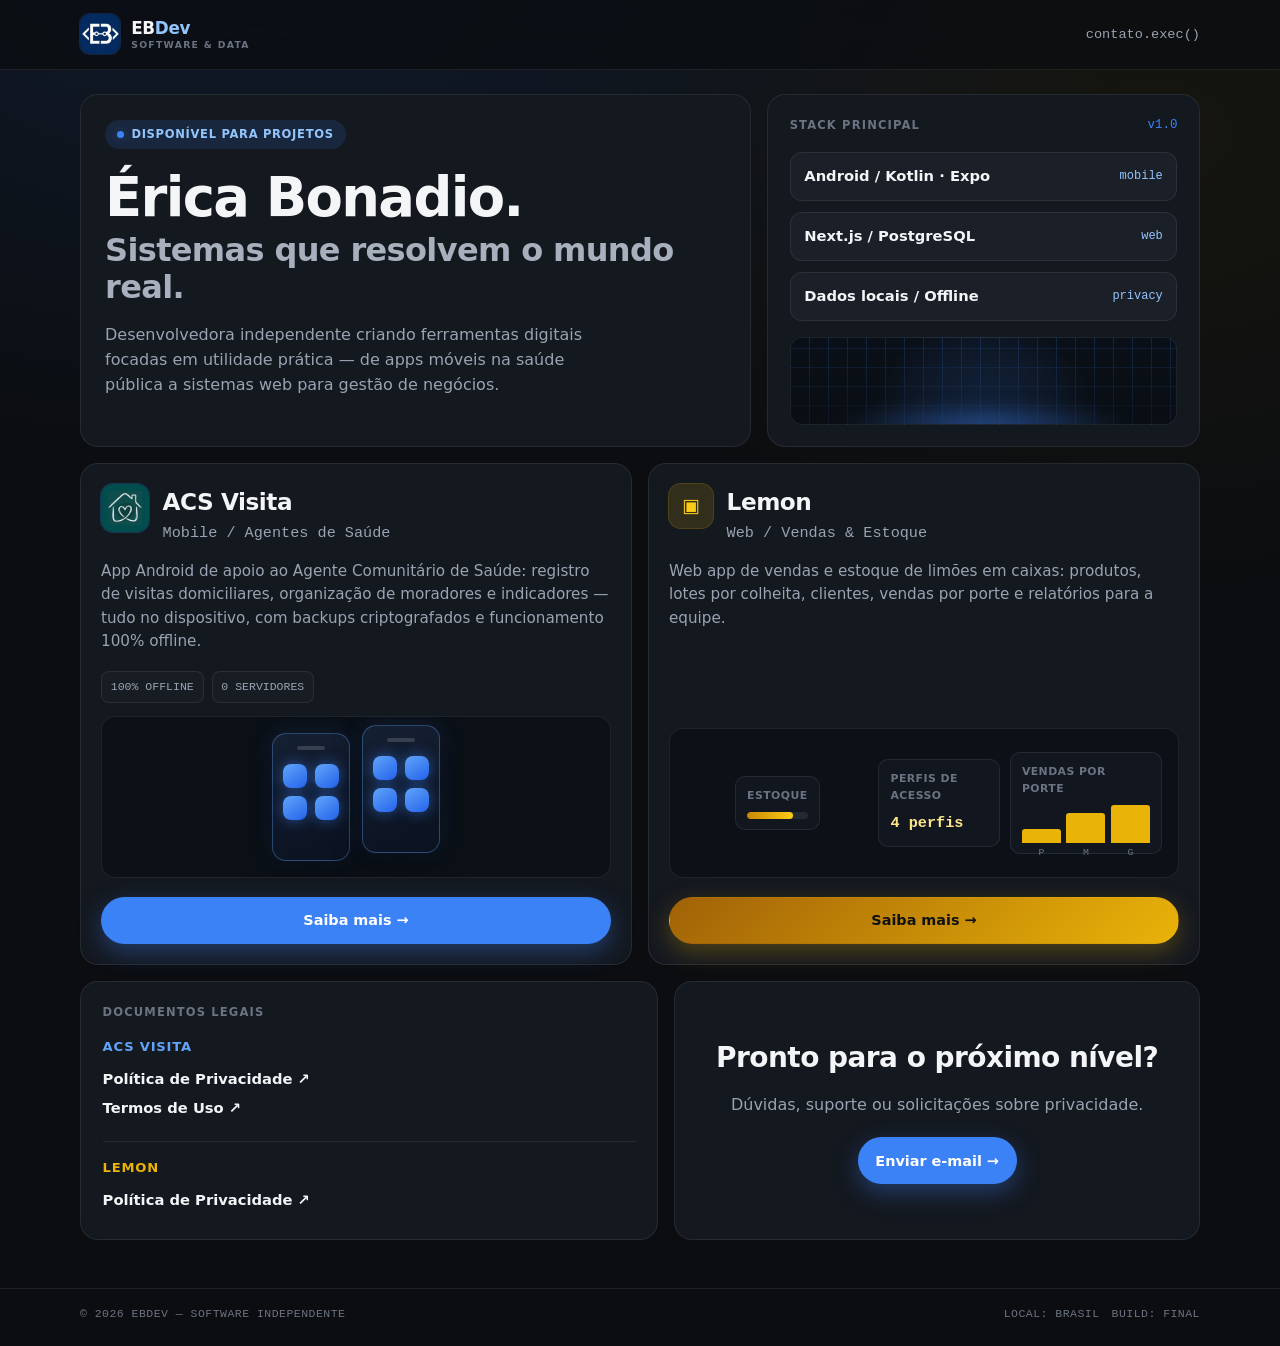
<file: index.html>
<!DOCTYPE html>
<html lang="pt-BR">
<head>
  <meta charset="UTF-8">
  <meta name="viewport" content="width=device-width, initial-scale=1.0">
  <meta name="description" content="EBDev — Érica Bonadio. Sistemas digitais para saúde pública e gestão de negócios. ACS Visita e Lemon.">
  <title>EBDev | Desenvolvimento de Software</title>
  <link rel="icon" href="assets/favicon.png" type="image/png">
  <link rel="stylesheet" href="styles.css">
</head>
<body>
  <header class="site-header">
    <div class="container">
      <a href="index.html" class="brand">
        <img src="assets/logo-icon.png" alt="EBDev" width="40" height="40">
        <span class="brand-text">
          <span class="brand-word">EB<span>Dev</span></span>
          <span class="brand-tag">Software &amp; Data</span>
        </span>
      </a>
      <a class="contact-exec" href="mailto:ericacbonadio@gmail.com">contato.exec()</a>
    </div>
  </header>

  <main class="container home">
    <section class="hero-grid" aria-label="Apresentação">
      <article class="panel hero-main">
        <span class="status-pill">Disponível para projetos</span>
        <h1 class="hero-title">Érica Bonadio.</h1>
        <p class="hero-subtitle">Sistemas que resolvem o mundo real.</p>
        <p class="hero-lead">
          Desenvolvedora independente criando ferramentas digitais focadas em
          utilidade prática — de apps móveis na saúde pública a sistemas web
          para gestão de negócios.
        </p>
      </article>

      <aside class="panel stack-panel">
        <div class="stack-head">
          <h2>Stack principal</h2>
          <span class="stack-ver">v1.0</span>
        </div>
        <ul class="stack-list">
          <li class="stack-item">
            <span>Android / Kotlin · Expo</span>
            <em>mobile</em>
          </li>
          <li class="stack-item">
            <span>Next.js / PostgreSQL</span>
            <em>web</em>
          </li>
          <li class="stack-item">
            <span>Dados locais / Offline</span>
            <em>privacy</em>
          </li>
        </ul>
        <div class="stack-visual" aria-hidden="true"></div>
      </aside>
    </section>

    <section class="projects-grid" aria-label="Apps">
      <article class="panel project-card" id="acs-visita">
        <div class="project-top">
          <img class="project-logo" src="assets/acs-visita-logo.png" alt="Logo ACS Visita" width="48" height="48">
          <div>
            <h2>ACS Visita</h2>
            <p class="project-meta project-meta--acs">Mobile / Agentes de Saúde</p>
          </div>
        </div>
        <p>
          App Android de apoio ao Agente Comunitário de Saúde: registro de visitas
          domiciliares, organização de moradores e indicadores — tudo no dispositivo,
          com backups criptografados e funcionamento 100% offline.
        </p>
        <div class="project-stats">
          <span class="stat-chip">100% OFFLINE</span>
          <span class="stat-chip">0 SERVIDORES</span>
        </div>
        <div class="project-media" aria-hidden="true">
          <div class="phones">
            <div class="phone"><div class="phone-dots"><span></span><span></span><span></span><span></span></div></div>
            <div class="phone"><div class="phone-dots"><span></span><span></span><span></span><span></span></div></div>
          </div>
        </div>
        <a class="btn btn-primary" href="acs-visita/">Saiba mais →</a>
      </article>

      <article class="panel project-card" id="lemon">
        <div class="project-top">
          <div class="project-icon project-icon--lemon" aria-hidden="true">▣</div>
          <div>
            <h2>Lemon</h2>
            <p class="project-meta project-meta--lemon">Web / Vendas &amp; Estoque</p>
          </div>
        </div>
        <p>
          Web app de vendas e estoque de limões em caixas: produtos, lotes por colheita,
          clientes, vendas por porte e relatórios para a equipe.
        </p>
        <div class="project-media lemon-widgets" aria-hidden="true">
          <div class="widget">
            <strong>Estoque</strong>
            <div class="bar"><i></i></div>
          </div>
          <div class="widget">
            <strong>Perfis de acesso</strong>
            <div class="widget-value">4 perfis</div>
          </div>
          <div class="widget">
            <strong>Vendas por porte</strong>
            <div class="mini-bars">
              <span data-label="P"></span>
              <span data-label="M"></span>
              <span data-label="G"></span>
            </div>
          </div>
        </div>
        <a class="btn btn-lemon" href="lemon/">Saiba mais →</a>
      </article>
    </section>

    <section class="bottom-grid" aria-label="Contato e documentos">
      <article class="panel legal-panel">
        <p class="section-label">Documentos legais</p>

        <div class="legal-block legal-block--acs">
          <h3>ACS Visita</h3>
          <p><a href="acs-visita/politica-privacidade.html">Política de Privacidade ↗</a></p>
          <p><a href="acs-visita/termos-de-uso.html">Termos de Uso ↗</a></p>
        </div>

        <div class="legal-block legal-block--lemon">
          <h3>Lemon</h3>
          <p><a href="lemon/politica-privacidade.html">Política de Privacidade ↗</a></p>
        </div>
      </article>

      <article class="panel cta-panel">
        <h2>Pronto para o próximo nível?</h2>
        <p>Dúvidas, suporte ou solicitações sobre privacidade.</p>
        <p>
          <a class="btn btn-primary" href="mailto:ericacbonadio@gmail.com">Enviar e-mail →</a>
        </p>
      </article>
    </section>
  </main>

  <footer class="site-footer">
    <div class="container footer-row">
      <p>© <span id="year"></span> EBDEV — SOFTWARE INDEPENDENTE</p>
      <p class="footer-meta">
        <span>LOCAL: BRASIL</span>
        <span>BUILD: FINAL</span>
      </p>
    </div>
  </footer>

  <script>
    document.getElementById('year').textContent = new Date().getFullYear();
  </script>
</body>
</html>
</file>
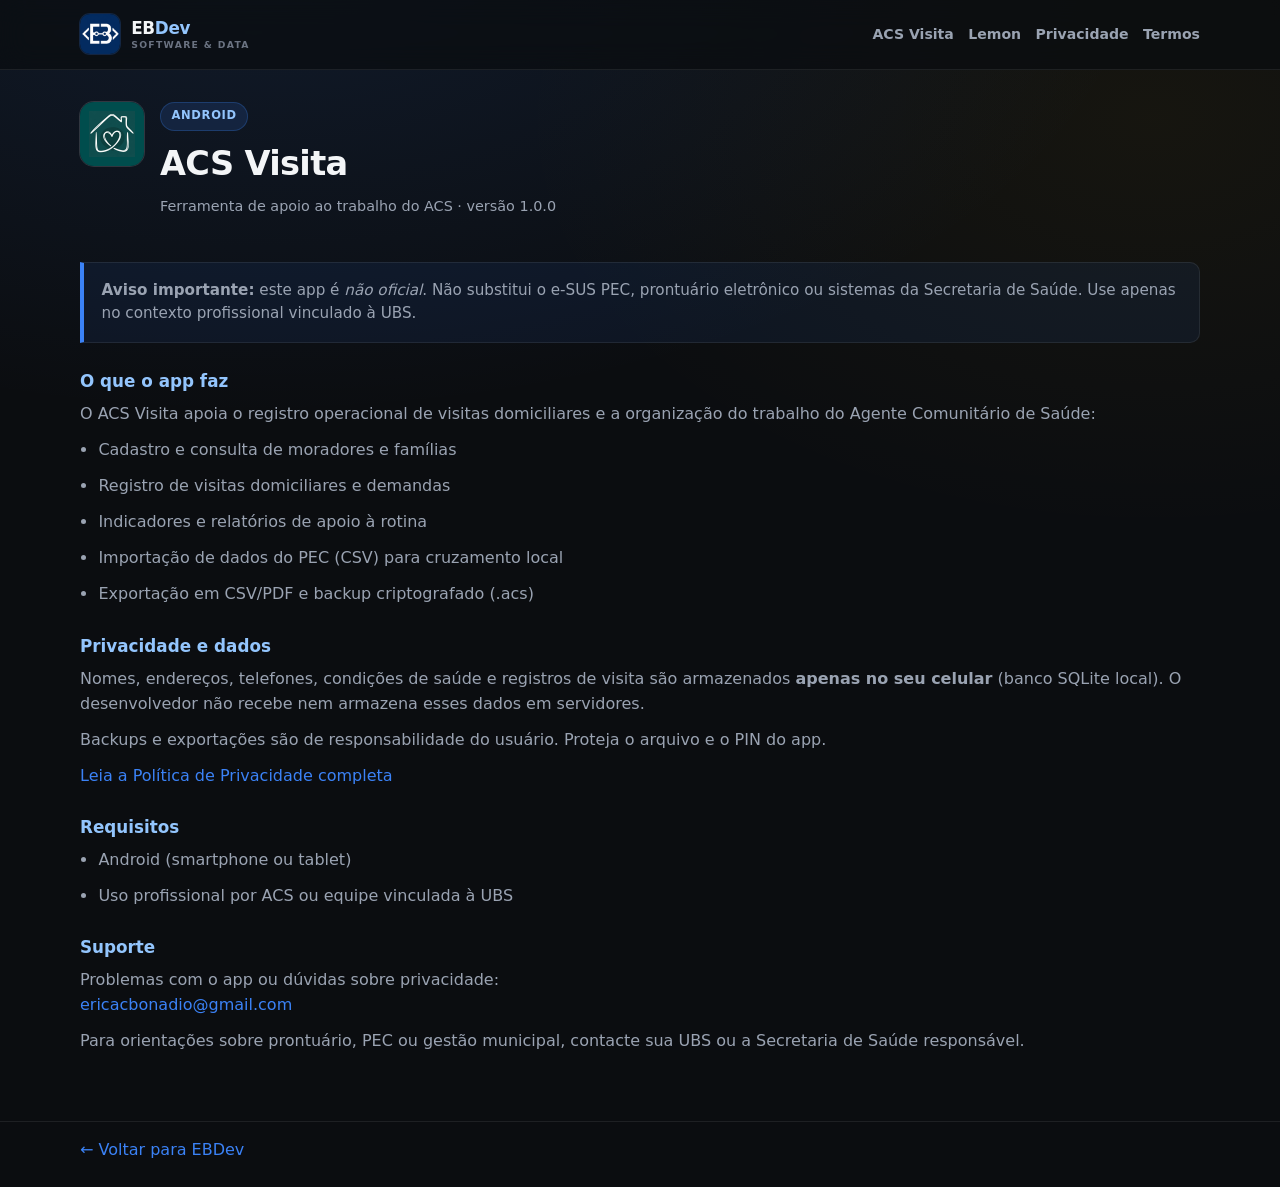
<file: acs-visita/index.html>
<!DOCTYPE html>
<html lang="pt-BR">
<head>
  <meta charset="UTF-8">
  <meta name="viewport" content="width=device-width, initial-scale=1.0">
  <meta name="description" content="ACS Visita — app de apoio para visitas domiciliares do Agente Comunitário de Saúde. Dados locais, sem nuvem.">
  <title>ACS Visita | EBDev</title>
  <link rel="icon" href="../assets/favicon.png" type="image/png">
  <link rel="stylesheet" href="../styles.css">
</head>
<body>
  <header class="site-header">
    <div class="container">
      <a href="../index.html" class="brand">
        <img src="../assets/logo-icon.png" alt="EBDev" width="40" height="40">
        <span class="brand-text">
          <span class="brand-word">EB<span>Dev</span></span>
          <span class="brand-tag">Software &amp; Data</span>
        </span>
      </a>
      <nav>
        <ul class="nav-links">
          <li><a href="index.html">ACS Visita</a></li>
          <li><a href="../lemon/">Lemon</a></li>
          <li><a href="politica-privacidade.html">Privacidade</a></li>
          <li><a href="termos-de-uso.html">Termos</a></li>
        </ul>
      </nav>
    </div>
  </header>

  <main class="container legal-page">
    <div class="app-page-head">
      <img class="app-page-logo" src="logo.png" alt="Logo ACS Visita" width="64" height="64">
      <div>
        <span class="badge">Android</span>
        <h1>ACS Visita</h1>
        <p class="updated">Ferramenta de apoio ao trabalho do ACS · versão 1.0.0</p>
      </div>
    </div>

    <div class="notice">
      <strong>Aviso importante:</strong> este app é <em>não oficial</em>. Não substitui
      o e-SUS PEC, prontuário eletrônico ou sistemas da Secretaria de Saúde.
      Use apenas no contexto profissional vinculado à UBS.
    </div>

    <h2>O que o app faz</h2>
    <p>
      O ACS Visita apoia o registro operacional de visitas domiciliares e a
      organização do trabalho do Agente Comunitário de Saúde:
    </p>
    <ul>
      <li>Cadastro e consulta de moradores e famílias</li>
      <li>Registro de visitas domiciliares e demandas</li>
      <li>Indicadores e relatórios de apoio à rotina</li>
      <li>Importação de dados do PEC (CSV) para cruzamento local</li>
      <li>Exportação em CSV/PDF e backup criptografado (.acs)</li>
    </ul>

    <h2>Privacidade e dados</h2>
    <p>
      Nomes, endereços, telefones, condições de saúde e registros de visita são
      armazenados <strong>apenas no seu celular</strong> (banco SQLite local).
      O desenvolvedor não recebe nem armazena esses dados em servidores.
    </p>
    <p>
      Backups e exportações são de responsabilidade do usuário. Proteja o arquivo
      e o PIN do app.
    </p>
    <p>
      <a href="politica-privacidade.html">Leia a Política de Privacidade completa</a>
    </p>

    <h2>Requisitos</h2>
    <ul>
      <li>Android (smartphone ou tablet)</li>
      <li>Uso profissional por ACS ou equipe vinculada à UBS</li>
    </ul>

    <h2>Suporte</h2>
    <p>
      Problemas com o app ou dúvidas sobre privacidade:<br>
      <a href="mailto:ericacbonadio@gmail.com">ericacbonadio@gmail.com</a>
    </p>
    <p>
      Para orientações sobre prontuário, PEC ou gestão municipal, contacte sua UBS
      ou a Secretaria de Saúde responsável.
    </p>
  </main>

  <footer class="site-footer">
    <div class="container">
      <p><a href="../index.html">← Voltar para EBDev</a></p>
    </div>
  </footer>
</body>
</html>
</file>
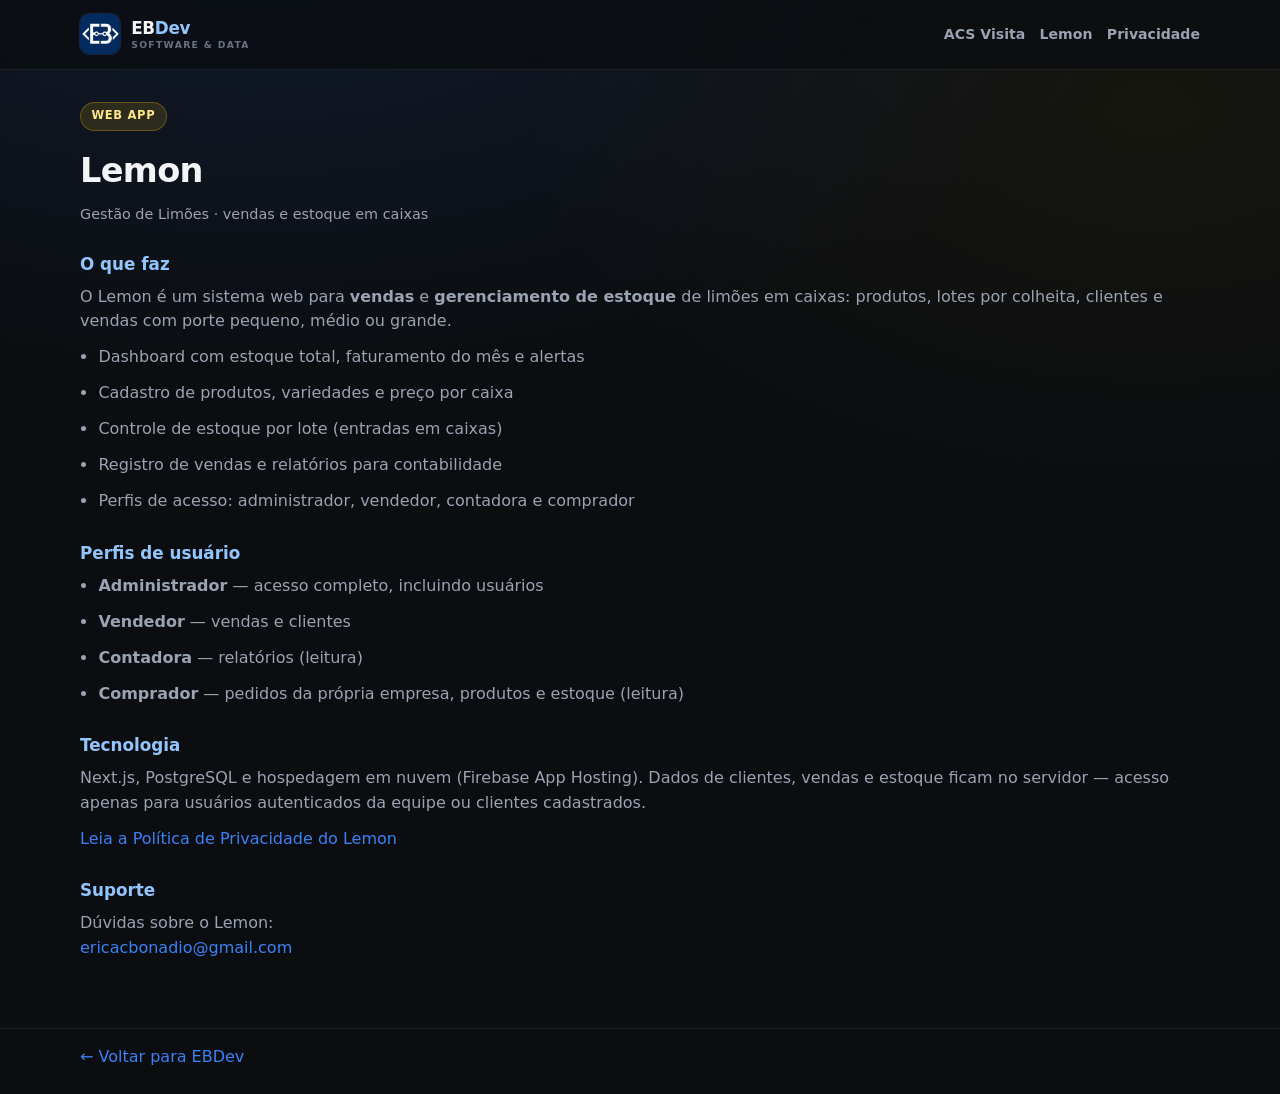
<file: lemon/index.html>
<!DOCTYPE html>
<html lang="pt-BR">
<head>
  <meta charset="UTF-8">
  <meta name="viewport" content="width=device-width, initial-scale=1.0">
  <meta name="description" content="Lemon — web app para gestão de vendas e estoque de limões em caixas.">
  <title>Lemon | EBDev</title>
  <link rel="icon" href="../assets/favicon.png" type="image/png">
  <link rel="stylesheet" href="../styles.css">
</head>
<body>
  <header class="site-header">
    <div class="container">
      <a href="../index.html" class="brand">
        <img src="../assets/logo-icon.png" alt="EBDev" width="40" height="40">
        <span class="brand-text">
          <span class="brand-word">EB<span>Dev</span></span>
          <span class="brand-tag">Software &amp; Data</span>
        </span>
      </a>
      <nav>
        <ul class="nav-links">
          <li><a href="../acs-visita/">ACS Visita</a></li>
          <li><a href="index.html">Lemon</a></li>
          <li><a href="politica-privacidade.html">Privacidade</a></li>
        </ul>
      </nav>
    </div>
  </header>

  <main class="container legal-page">
    <span class="badge badge--lemon">Web app</span>
    <h1>Lemon</h1>
    <p class="updated">Gestão de Limões · vendas e estoque em caixas</p>

    <h2>O que faz</h2>
    <p>
      O Lemon é um sistema web para <strong>vendas</strong> e <strong>gerenciamento de estoque</strong>
      de limões em caixas: produtos, lotes por colheita, clientes e vendas com porte
      pequeno, médio ou grande.
    </p>
    <ul>
      <li>Dashboard com estoque total, faturamento do mês e alertas</li>
      <li>Cadastro de produtos, variedades e preço por caixa</li>
      <li>Controle de estoque por lote (entradas em caixas)</li>
      <li>Registro de vendas e relatórios para contabilidade</li>
      <li>Perfis de acesso: administrador, vendedor, contadora e comprador</li>
    </ul>

    <h2>Perfis de usuário</h2>
    <ul>
      <li><strong>Administrador</strong> — acesso completo, incluindo usuários</li>
      <li><strong>Vendedor</strong> — vendas e clientes</li>
      <li><strong>Contadora</strong> — relatórios (leitura)</li>
      <li><strong>Comprador</strong> — pedidos da própria empresa, produtos e estoque (leitura)</li>
    </ul>

    <h2>Tecnologia</h2>
    <p>
      Next.js, PostgreSQL e hospedagem em nuvem (Firebase App Hosting).
      Dados de clientes, vendas e estoque ficam no servidor — acesso apenas
      para usuários autenticados da equipe ou clientes cadastrados.
    </p>

    <p>
      <a href="politica-privacidade.html">Leia a Política de Privacidade do Lemon</a>
    </p>

    <h2>Suporte</h2>
    <p>
      Dúvidas sobre o Lemon:<br>
      <a href="mailto:ericacbonadio@gmail.com">ericacbonadio@gmail.com</a>
    </p>
  </main>

  <footer class="site-footer">
    <div class="container">
      <p><a href="../index.html">← Voltar para EBDev</a></p>
    </div>
  </footer>
</body>
</html>
</file>
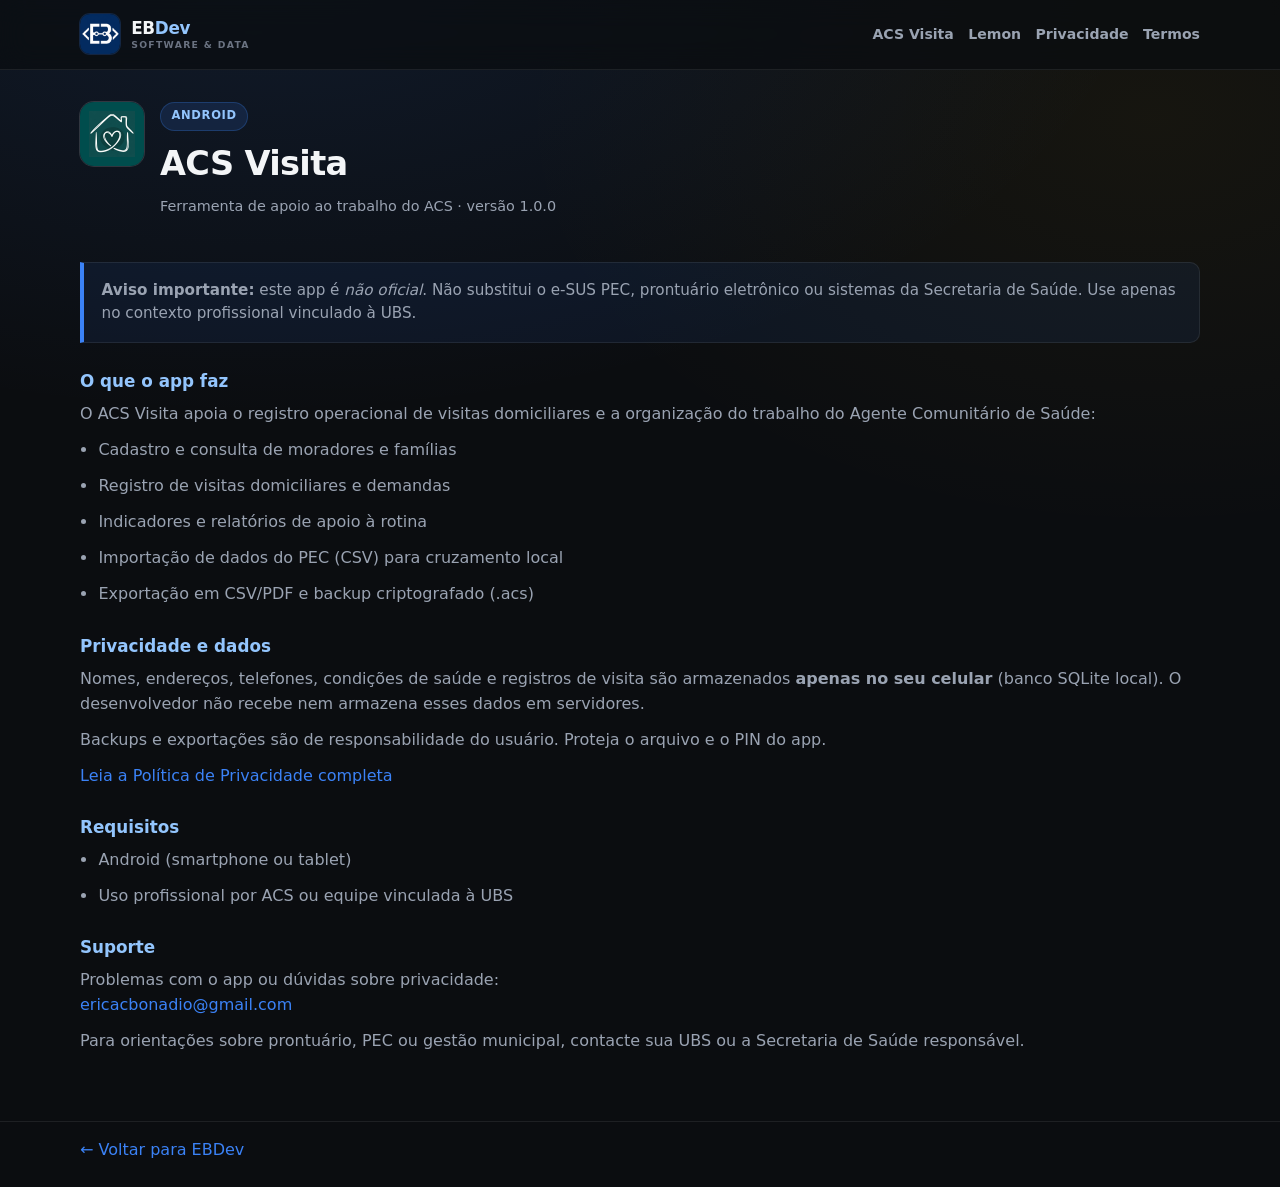
<file: acs-visita.html>
<!DOCTYPE html>
<html lang="pt-BR">
<head>
  <meta charset="UTF-8">
  <meta http-equiv="refresh" content="0; url=acs-visita/">
  <link rel="canonical" href="https://erica-bonadio.github.io/eb-dev/acs-visita/">
  <title>ACS Visita | EBDev</title>
</head>
<body>
  <p>Redirecionando… <a href="acs-visita/">ACS Visita | EBDev</a></p>
</body>
</html>
</file>
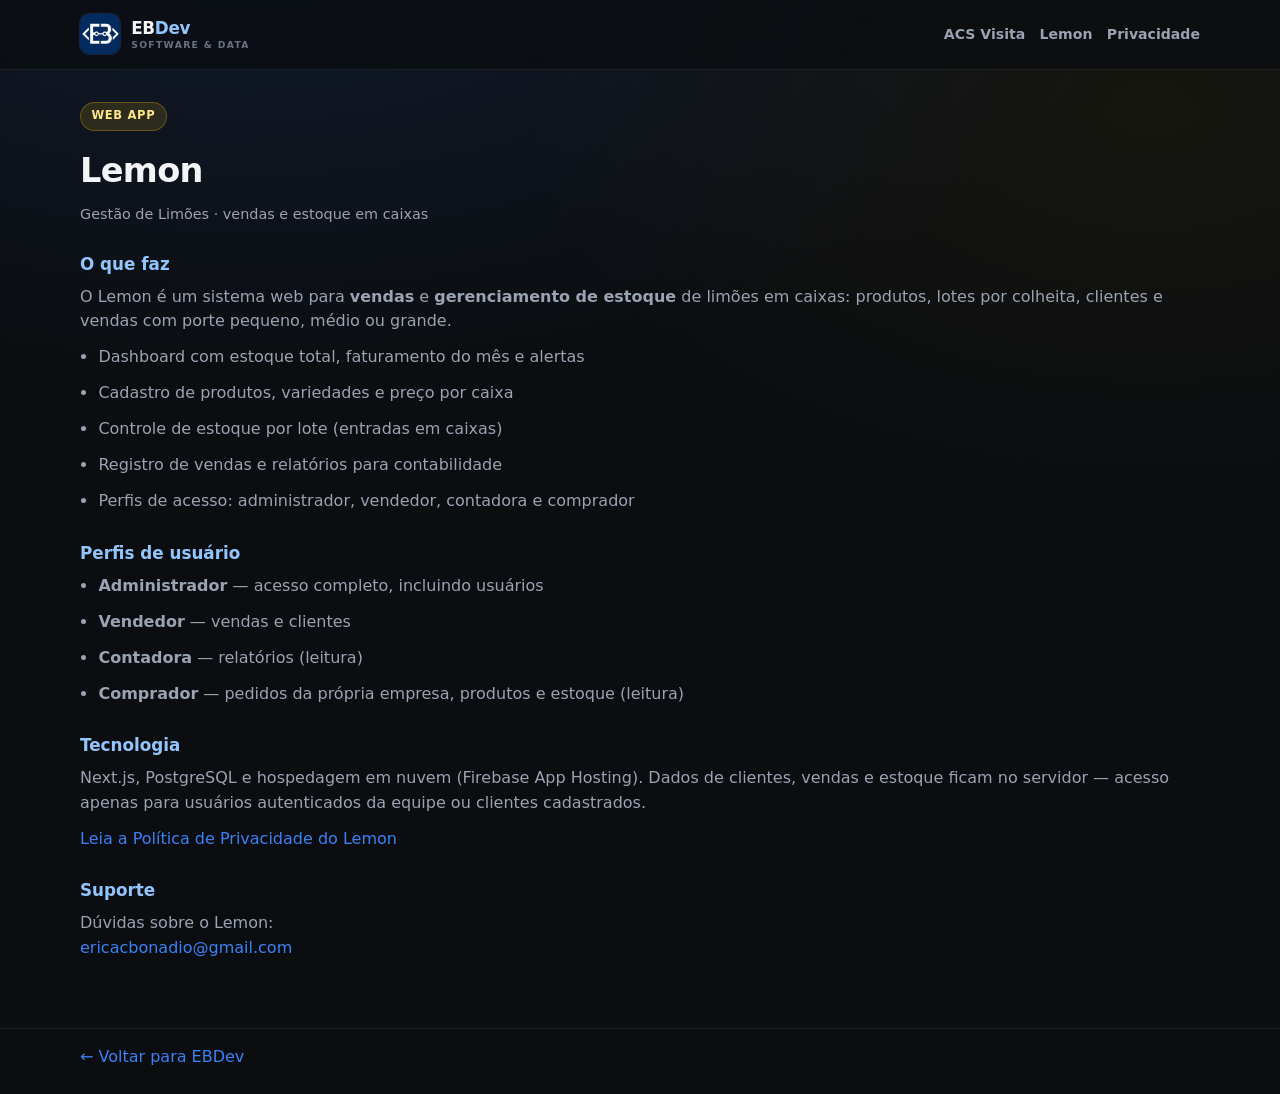
<file: lemon.html>
<!DOCTYPE html>
<html lang="pt-BR">
<head>
  <meta charset="UTF-8">
  <meta http-equiv="refresh" content="0; url=lemon/">
  <link rel="canonical" href="https://erica-bonadio.github.io/eb-dev/lemon/">
  <title>Lemon | EBDev</title>
</head>
<body>
  <p>Redirecionando… <a href="lemon/">Lemon | EBDev</a></p>
</body>
</html>
</file>
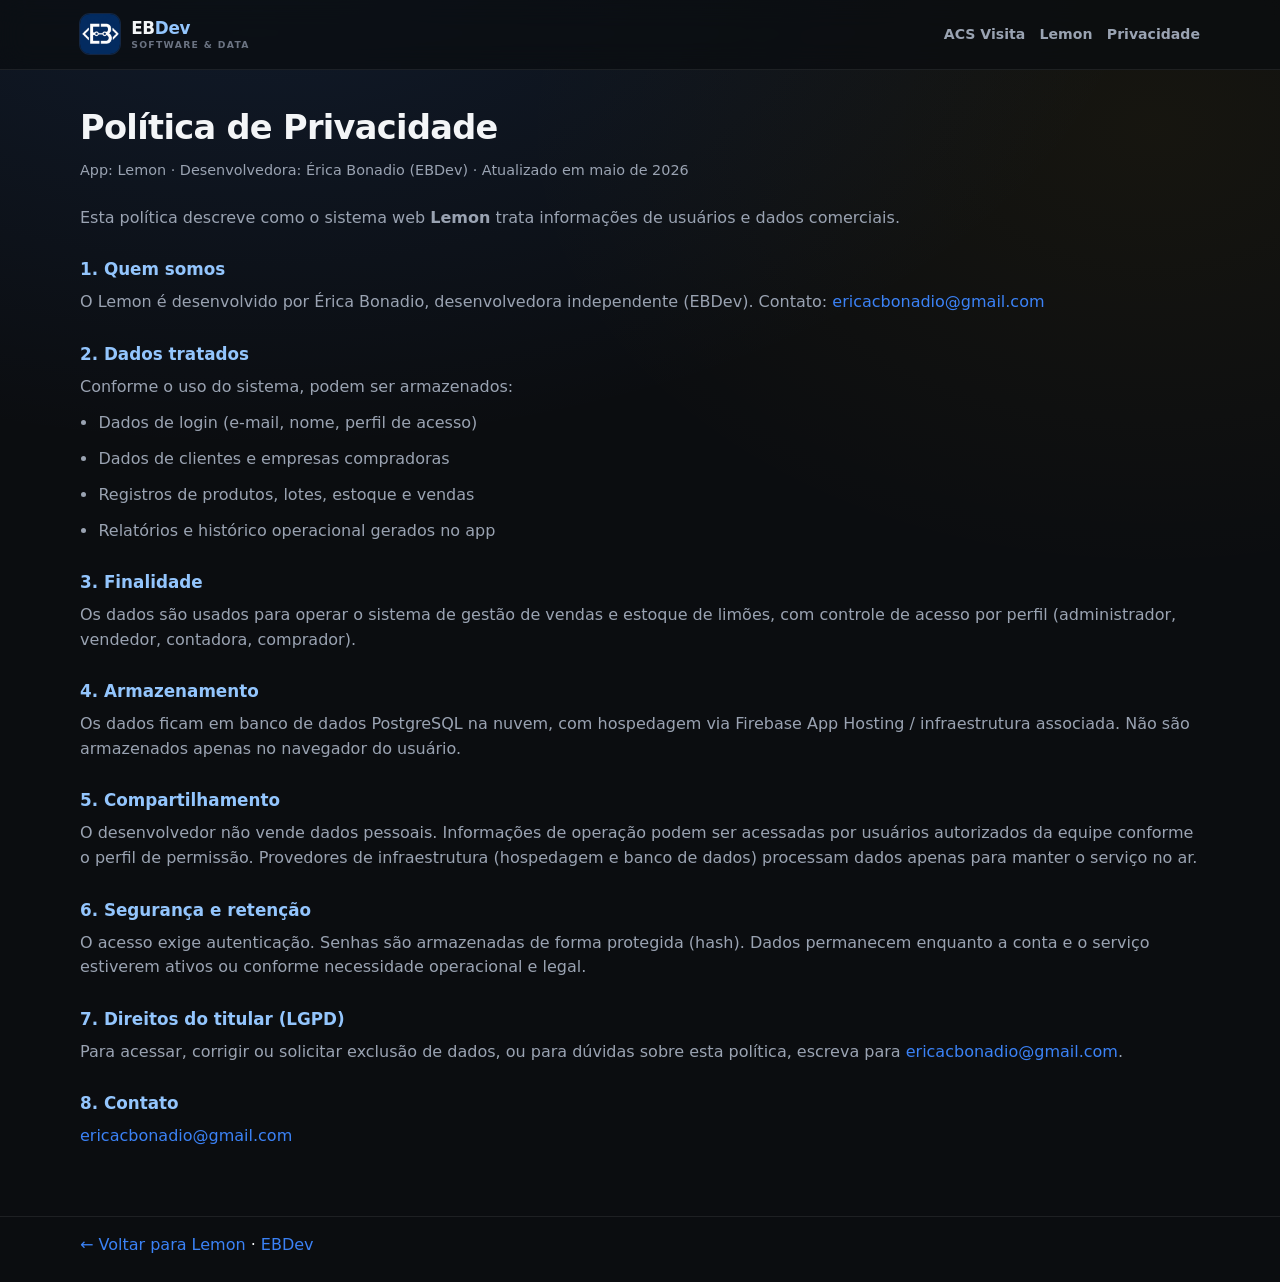
<file: politica-privacidade-lemon.html>
<!DOCTYPE html>
<html lang="pt-BR">
<head>
  <meta charset="UTF-8">
  <meta http-equiv="refresh" content="0; url=lemon/politica-privacidade.html">
  <link rel="canonical" href="https://erica-bonadio.github.io/eb-dev/lemon/politica-privacidade.html">
  <title>Política de Privacidade | Lemon</title>
</head>
<body>
  <p>Redirecionando… <a href="lemon/politica-privacidade.html">Política de Privacidade | Lemon</a></p>
</body>
</html>
</file>
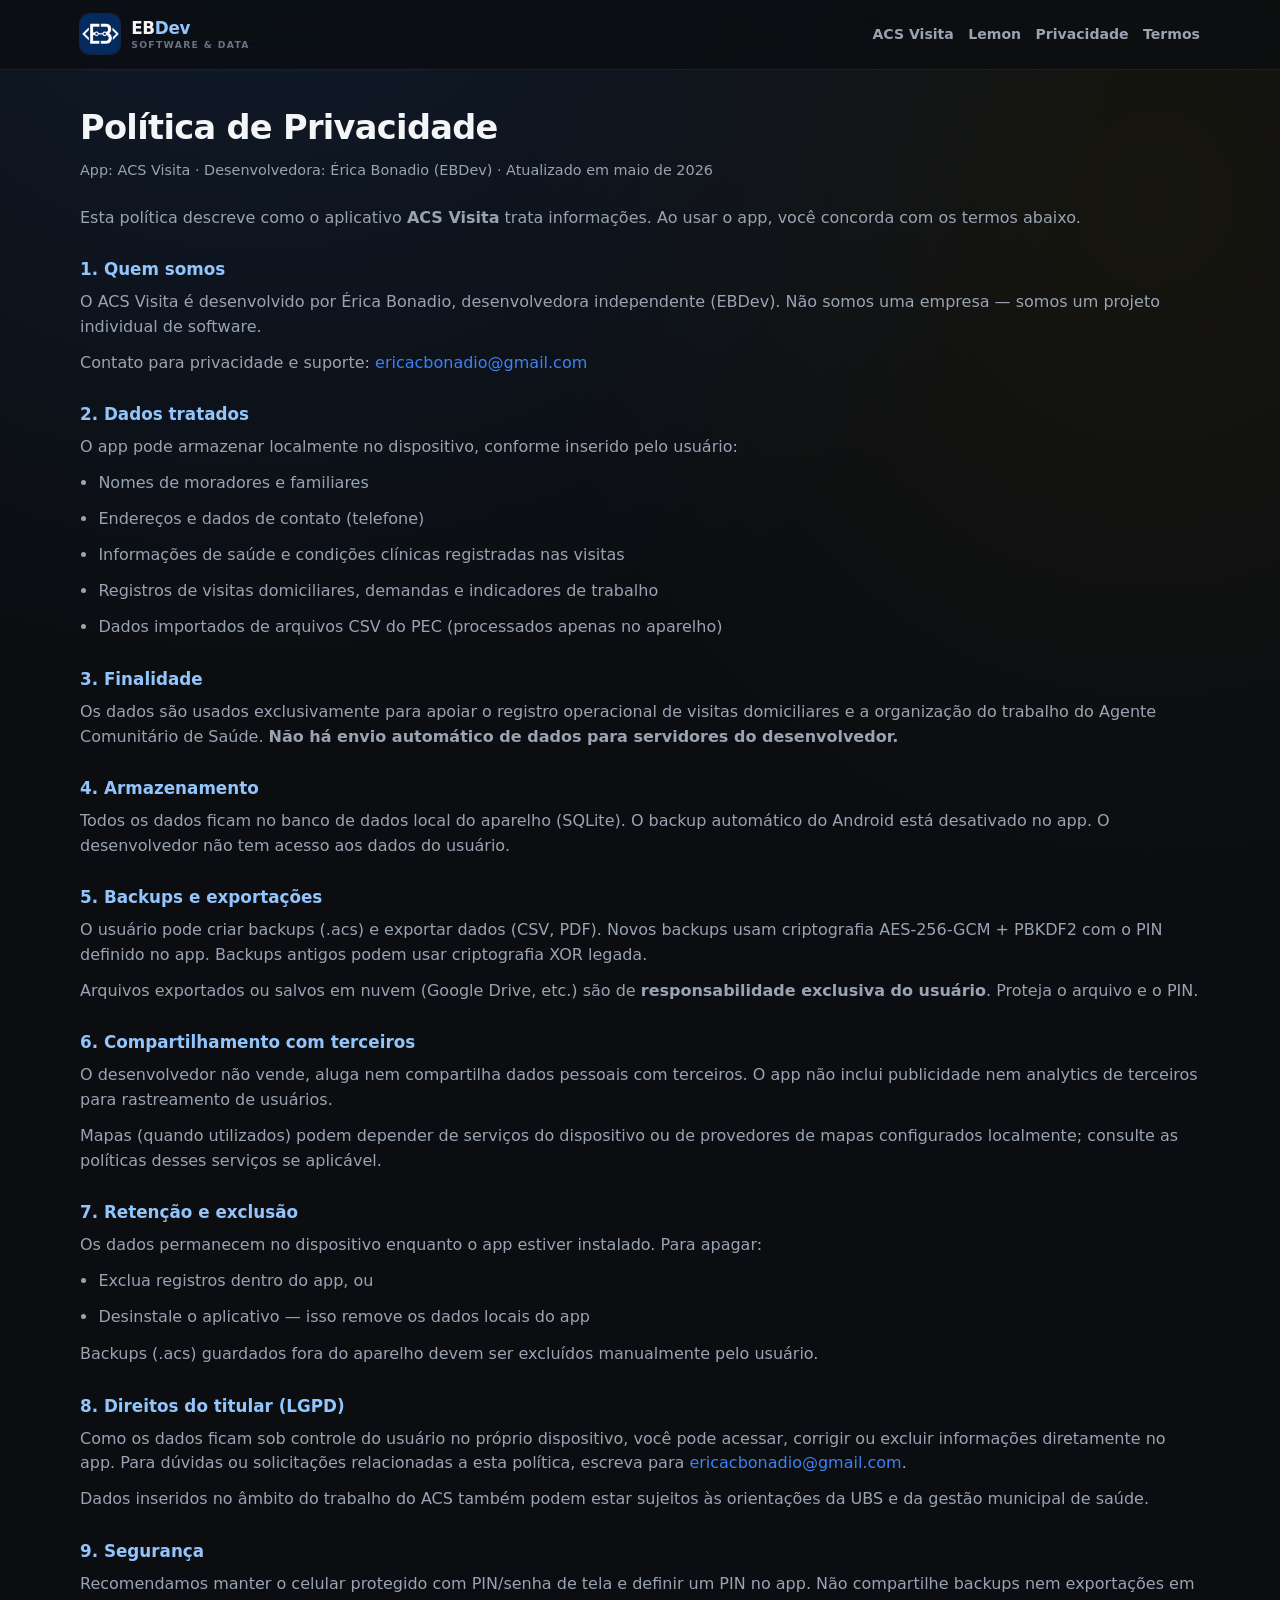
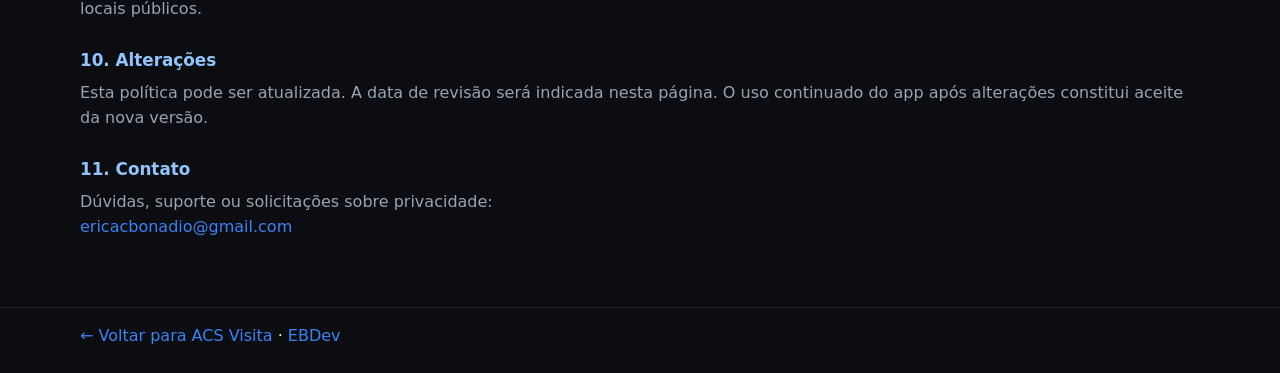
<file: politica-privacidade.html>
<!DOCTYPE html>
<html lang="pt-BR">
<head>
  <meta charset="UTF-8">
  <meta http-equiv="refresh" content="0; url=acs-visita/politica-privacidade.html">
  <link rel="canonical" href="https://erica-bonadio.github.io/eb-dev/acs-visita/politica-privacidade.html">
  <title>Política de Privacidade | ACS Visita</title>
</head>
<body>
  <p>Redirecionando… <a href="acs-visita/politica-privacidade.html">Política de Privacidade | ACS Visita</a></p>
</body>
</html>
</file>
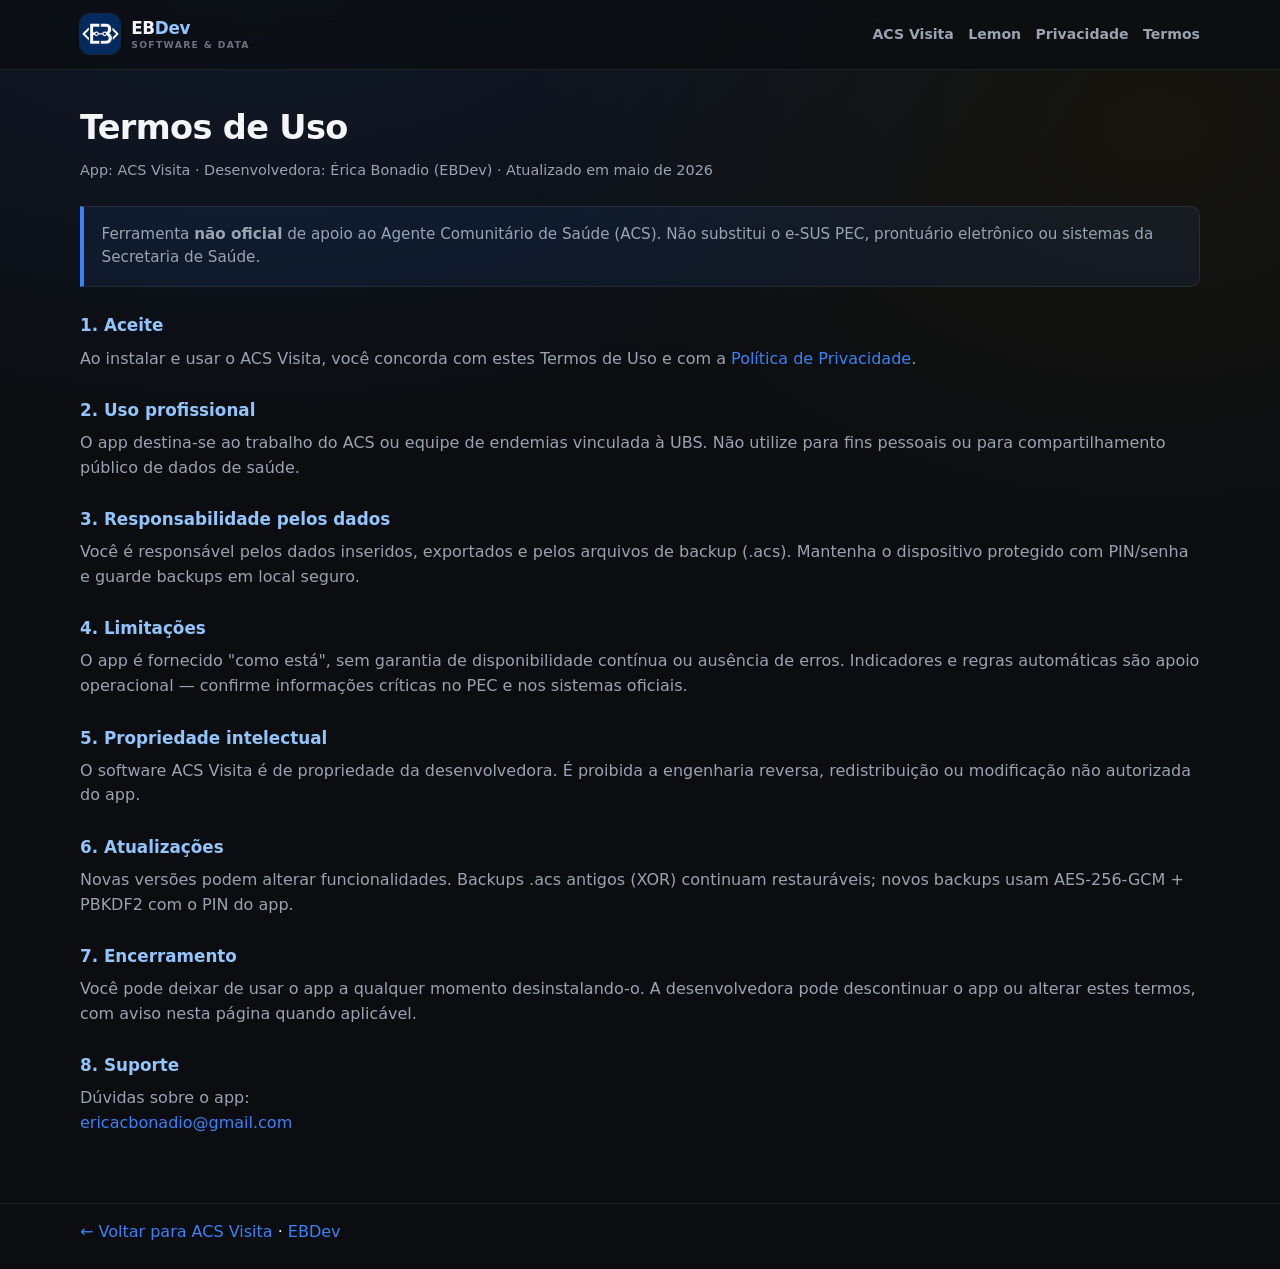
<file: termos-de-uso.html>
<!DOCTYPE html>
<html lang="pt-BR">
<head>
  <meta charset="UTF-8">
  <meta http-equiv="refresh" content="0; url=acs-visita/termos-de-uso.html">
  <link rel="canonical" href="https://erica-bonadio.github.io/eb-dev/acs-visita/termos-de-uso.html">
  <title>Termos de Uso | ACS Visita</title>
</head>
<body>
  <p>Redirecionando… <a href="acs-visita/termos-de-uso.html">Termos de Uso | ACS Visita</a></p>
</body>
</html>
</file>
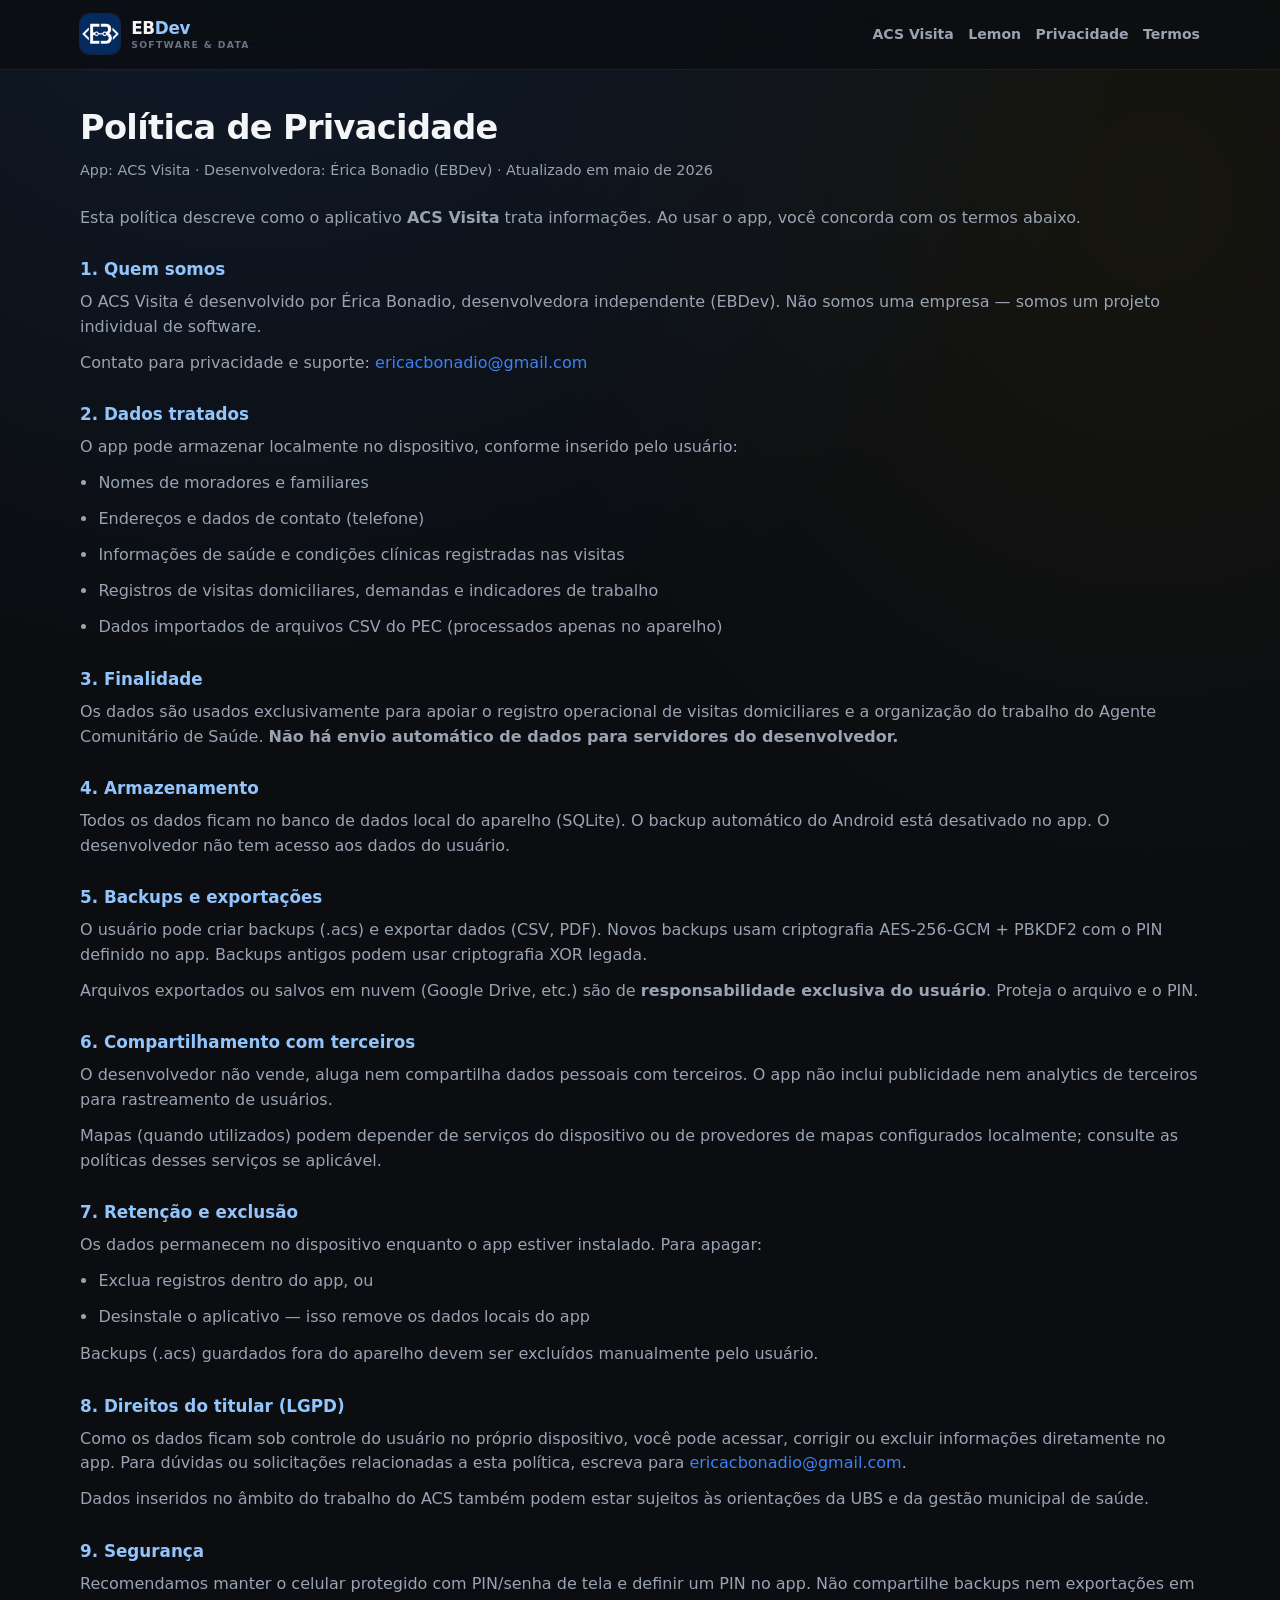
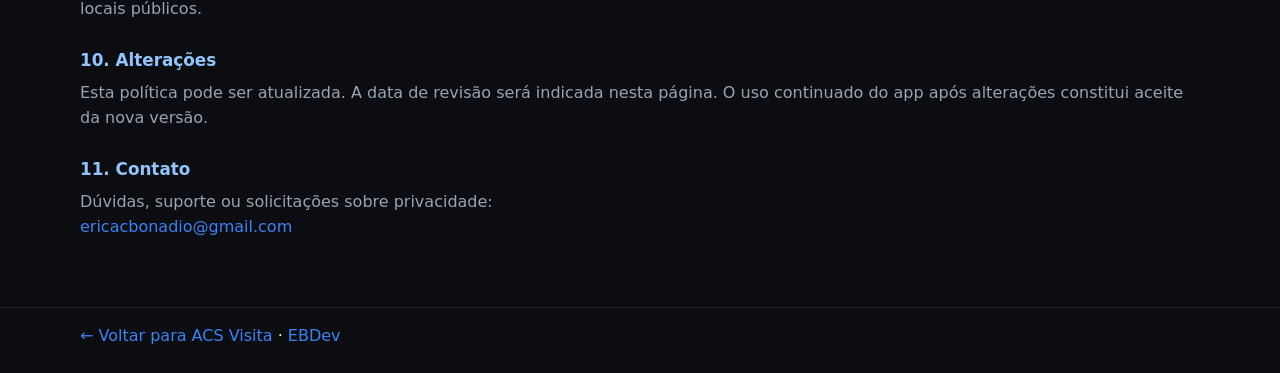
<file: acs-visita/politica-privacidade.html>
<!DOCTYPE html>
<html lang="pt-BR">
<head>
  <meta charset="UTF-8">
  <meta name="viewport" content="width=device-width, initial-scale=1.0">
  <meta name="description" content="Política de Privacidade do app ACS Visita — EBDev.">
  <title>Política de Privacidade | ACS Visita</title>
  <link rel="icon" href="../assets/favicon.png" type="image/png">
  <link rel="stylesheet" href="../styles.css">
</head>
<body>
  <header class="site-header">
    <div class="container">
      <a href="../index.html" class="brand">
        <img src="../assets/logo-icon.png" alt="EBDev" width="40" height="40">
        <span class="brand-text">
          <span class="brand-word">EB<span>Dev</span></span>
          <span class="brand-tag">Software &amp; Data</span>
        </span>
      </a>
      <nav>
        <ul class="nav-links">
          <li><a href="index.html">ACS Visita</a></li>
          <li><a href="../lemon/">Lemon</a></li>
          <li><a href="politica-privacidade.html">Privacidade</a></li>
          <li><a href="termos-de-uso.html">Termos</a></li>
        </ul>
      </nav>
    </div>
  </header>

  <main class="container legal-page">
    <h1>Política de Privacidade</h1>
    <p class="updated">App: ACS Visita · Desenvolvedora: Érica Bonadio (EBDev) · Atualizado em maio de 2026</p>

    <p>
      Esta política descreve como o aplicativo <strong>ACS Visita</strong> trata
      informações. Ao usar o app, você concorda com os termos abaixo.
    </p>

    <h2>1. Quem somos</h2>
    <p>
      O ACS Visita é desenvolvido por Érica Bonadio, desenvolvedora independente
      (EBDev). Não somos uma empresa — somos um projeto individual de software.
    </p>
    <p>
      Contato para privacidade e suporte:
      <a href="mailto:ericacbonadio@gmail.com">ericacbonadio@gmail.com</a>
    </p>

    <h2>2. Dados tratados</h2>
    <p>O app pode armazenar localmente no dispositivo, conforme inserido pelo usuário:</p>
    <ul>
      <li>Nomes de moradores e familiares</li>
      <li>Endereços e dados de contato (telefone)</li>
      <li>Informações de saúde e condições clínicas registradas nas visitas</li>
      <li>Registros de visitas domiciliares, demandas e indicadores de trabalho</li>
      <li>Dados importados de arquivos CSV do PEC (processados apenas no aparelho)</li>
    </ul>

    <h2>3. Finalidade</h2>
    <p>
      Os dados são usados exclusivamente para apoiar o registro operacional de
      visitas domiciliares e a organização do trabalho do Agente Comunitário de
      Saúde. <strong>Não há envio automático de dados para servidores do
      desenvolvedor.</strong>
    </p>

    <h2>4. Armazenamento</h2>
    <p>
      Todos os dados ficam no banco de dados local do aparelho (SQLite).
      O backup automático do Android está desativado no app. O desenvolvedor
      não tem acesso aos dados do usuário.
    </p>

    <h2>5. Backups e exportações</h2>
    <p>
      O usuário pode criar backups (.acs) e exportar dados (CSV, PDF).
      Novos backups usam criptografia AES-256-GCM + PBKDF2 com o PIN definido
      no app. Backups antigos podem usar criptografia XOR legada.
    </p>
    <p>
      Arquivos exportados ou salvos em nuvem (Google Drive, etc.) são de
      <strong>responsabilidade exclusiva do usuário</strong>. Proteja o arquivo
      e o PIN.
    </p>

    <h2>6. Compartilhamento com terceiros</h2>
    <p>
      O desenvolvedor não vende, aluga nem compartilha dados pessoais com
      terceiros. O app não inclui publicidade nem analytics de terceiros
      para rastreamento de usuários.
    </p>
    <p>
      Mapas (quando utilizados) podem depender de serviços do dispositivo ou
      de provedores de mapas configurados localmente; consulte as políticas
      desses serviços se aplicável.
    </p>

    <h2>7. Retenção e exclusão</h2>
    <p>
      Os dados permanecem no dispositivo enquanto o app estiver instalado.
      Para apagar:
    </p>
    <ul>
      <li>Exclua registros dentro do app, ou</li>
      <li>Desinstale o aplicativo — isso remove os dados locais do app</li>
    </ul>
    <p>
      Backups (.acs) guardados fora do aparelho devem ser excluídos manualmente
      pelo usuário.
    </p>

    <h2>8. Direitos do titular (LGPD)</h2>
    <p>
      Como os dados ficam sob controle do usuário no próprio dispositivo, você
      pode acessar, corrigir ou excluir informações diretamente no app.
      Para dúvidas ou solicitações relacionadas a esta política, escreva para
      <a href="mailto:ericacbonadio@gmail.com">ericacbonadio@gmail.com</a>.
    </p>
    <p>
      Dados inseridos no âmbito do trabalho do ACS também podem estar sujeitos
      às orientações da UBS e da gestão municipal de saúde.
    </p>

    <h2>9. Segurança</h2>
    <p>
      Recomendamos manter o celular protegido com PIN/senha de tela e definir
      um PIN no app. Não compartilhe backups nem exportações em locais públicos.
    </p>

    <h2>10. Alterações</h2>
    <p>
      Esta política pode ser atualizada. A data de revisão será indicada nesta
      página. O uso continuado do app após alterações constitui aceite da nova versão.
    </p>

    <h2>11. Contato</h2>
    <p>
      Dúvidas, suporte ou solicitações sobre privacidade:<br>
      <a href="mailto:ericacbonadio@gmail.com">ericacbonadio@gmail.com</a>
    </p>
  </main>

  <footer class="site-footer">
    <div class="container">
      <p><a href="index.html">← Voltar para ACS Visita</a> · <a href="../index.html">EBDev</a></p>
    </div>
  </footer>
</body>
</html>
</file>
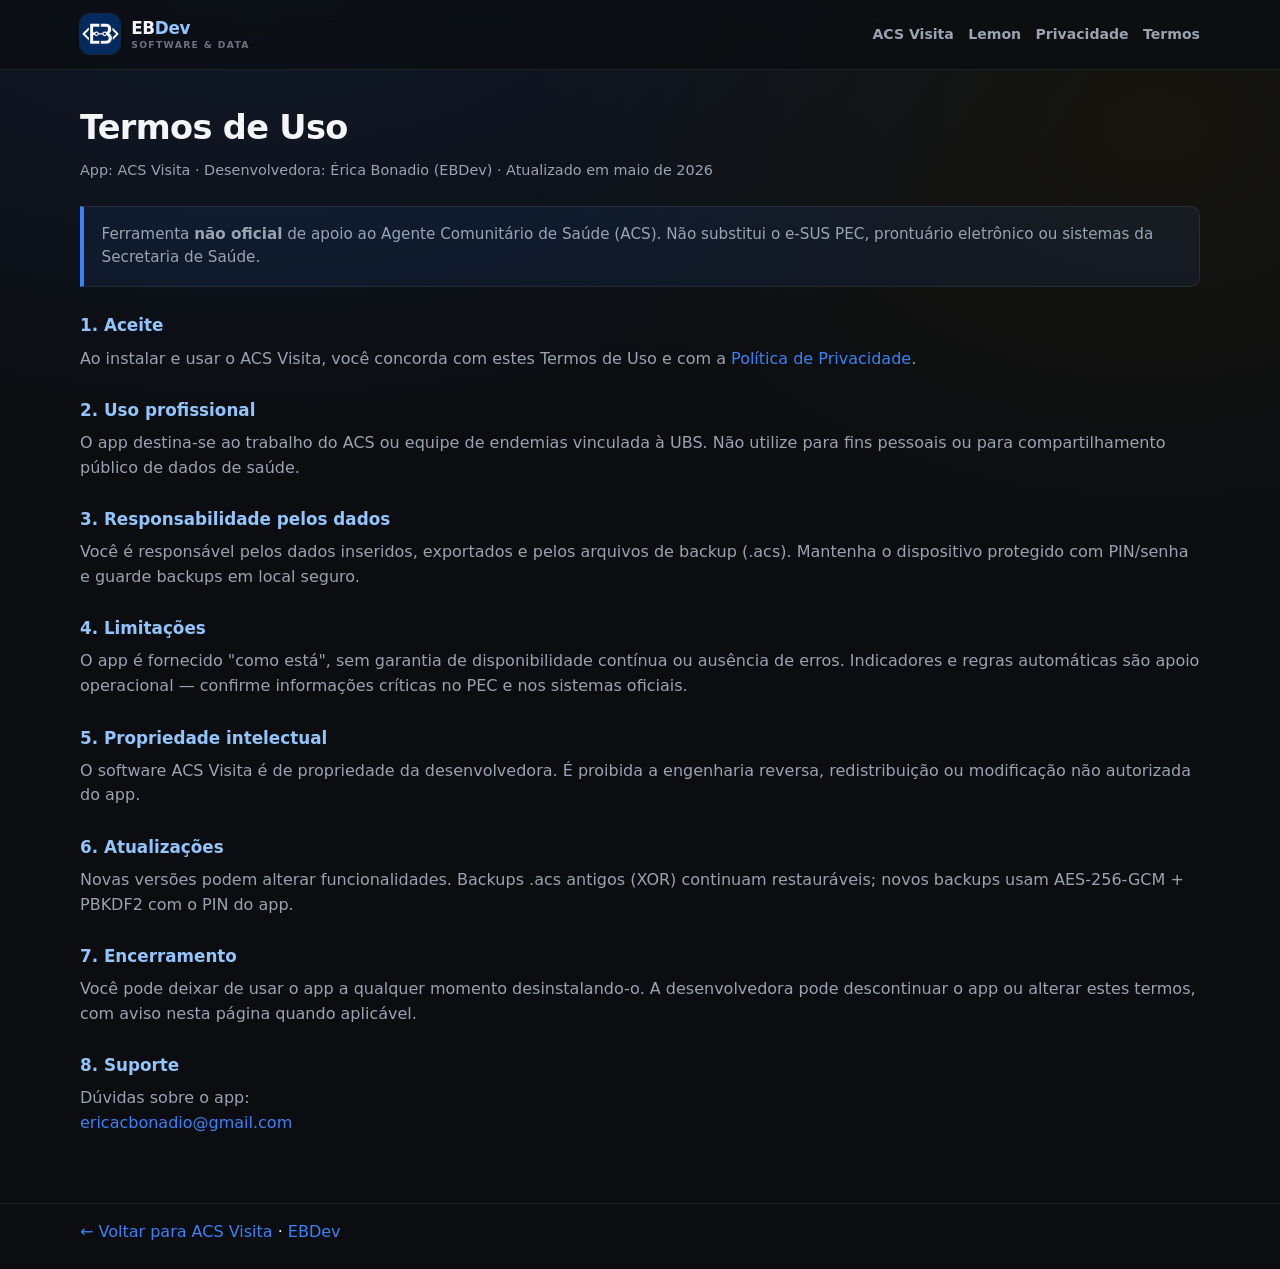
<file: acs-visita/termos-de-uso.html>
<!DOCTYPE html>
<html lang="pt-BR">
<head>
  <meta charset="UTF-8">
  <meta name="viewport" content="width=device-width, initial-scale=1.0">
  <meta name="description" content="Termos de Uso do app ACS Visita — EBDev.">
  <title>Termos de Uso | ACS Visita</title>
  <link rel="icon" href="../assets/favicon.png" type="image/png">
  <link rel="stylesheet" href="../styles.css">
</head>
<body>
  <header class="site-header">
    <div class="container">
      <a href="../index.html" class="brand">
        <img src="../assets/logo-icon.png" alt="EBDev" width="40" height="40">
        <span class="brand-text">
          <span class="brand-word">EB<span>Dev</span></span>
          <span class="brand-tag">Software &amp; Data</span>
        </span>
      </a>
      <nav>
        <ul class="nav-links">
          <li><a href="index.html">ACS Visita</a></li>
          <li><a href="../lemon/">Lemon</a></li>
          <li><a href="politica-privacidade.html">Privacidade</a></li>
          <li><a href="termos-de-uso.html">Termos</a></li>
        </ul>
      </nav>
    </div>
  </header>

  <main class="container legal-page">
    <h1>Termos de Uso</h1>
    <p class="updated">App: ACS Visita · Desenvolvedora: Érica Bonadio (EBDev) · Atualizado em maio de 2026</p>

    <div class="notice">
      Ferramenta <strong>não oficial</strong> de apoio ao Agente Comunitário de Saúde (ACS).
      Não substitui o e-SUS PEC, prontuário eletrônico ou sistemas da Secretaria de Saúde.
    </div>

    <h2>1. Aceite</h2>
    <p>
      Ao instalar e usar o ACS Visita, você concorda com estes Termos de Uso e com a
      <a href="politica-privacidade.html">Política de Privacidade</a>.
    </p>

    <h2>2. Uso profissional</h2>
    <p>
      O app destina-se ao trabalho do ACS ou equipe de endemias vinculada à UBS.
      Não utilize para fins pessoais ou para compartilhamento público de dados
      de saúde.
    </p>

    <h2>3. Responsabilidade pelos dados</h2>
    <p>
      Você é responsável pelos dados inseridos, exportados e pelos arquivos de
      backup (.acs). Mantenha o dispositivo protegido com PIN/senha e guarde
      backups em local seguro.
    </p>

    <h2>4. Limitações</h2>
    <p>
      O app é fornecido &quot;como está&quot;, sem garantia de disponibilidade contínua
      ou ausência de erros. Indicadores e regras automáticas são apoio operacional —
      confirme informações críticas no PEC e nos sistemas oficiais.
    </p>

    <h2>5. Propriedade intelectual</h2>
    <p>
      O software ACS Visita é de propriedade da desenvolvedora. É proibida a
      engenharia reversa, redistribuição ou modificação não autorizada do app.
    </p>

    <h2>6. Atualizações</h2>
    <p>
      Novas versões podem alterar funcionalidades. Backups .acs antigos (XOR)
      continuam restauráveis; novos backups usam AES-256-GCM + PBKDF2 com o PIN
      do app.
    </p>

    <h2>7. Encerramento</h2>
    <p>
      Você pode deixar de usar o app a qualquer momento desinstalando-o.
      A desenvolvedora pode descontinuar o app ou alterar estes termos, com
      aviso nesta página quando aplicável.
    </p>

    <h2>8. Suporte</h2>
    <p>
      Dúvidas sobre o app:<br>
      <a href="mailto:ericacbonadio@gmail.com">ericacbonadio@gmail.com</a>
    </p>
  </main>

  <footer class="site-footer">
    <div class="container">
      <p><a href="index.html">← Voltar para ACS Visita</a> · <a href="../index.html">EBDev</a></p>
    </div>
  </footer>
</body>
</html>
</file>
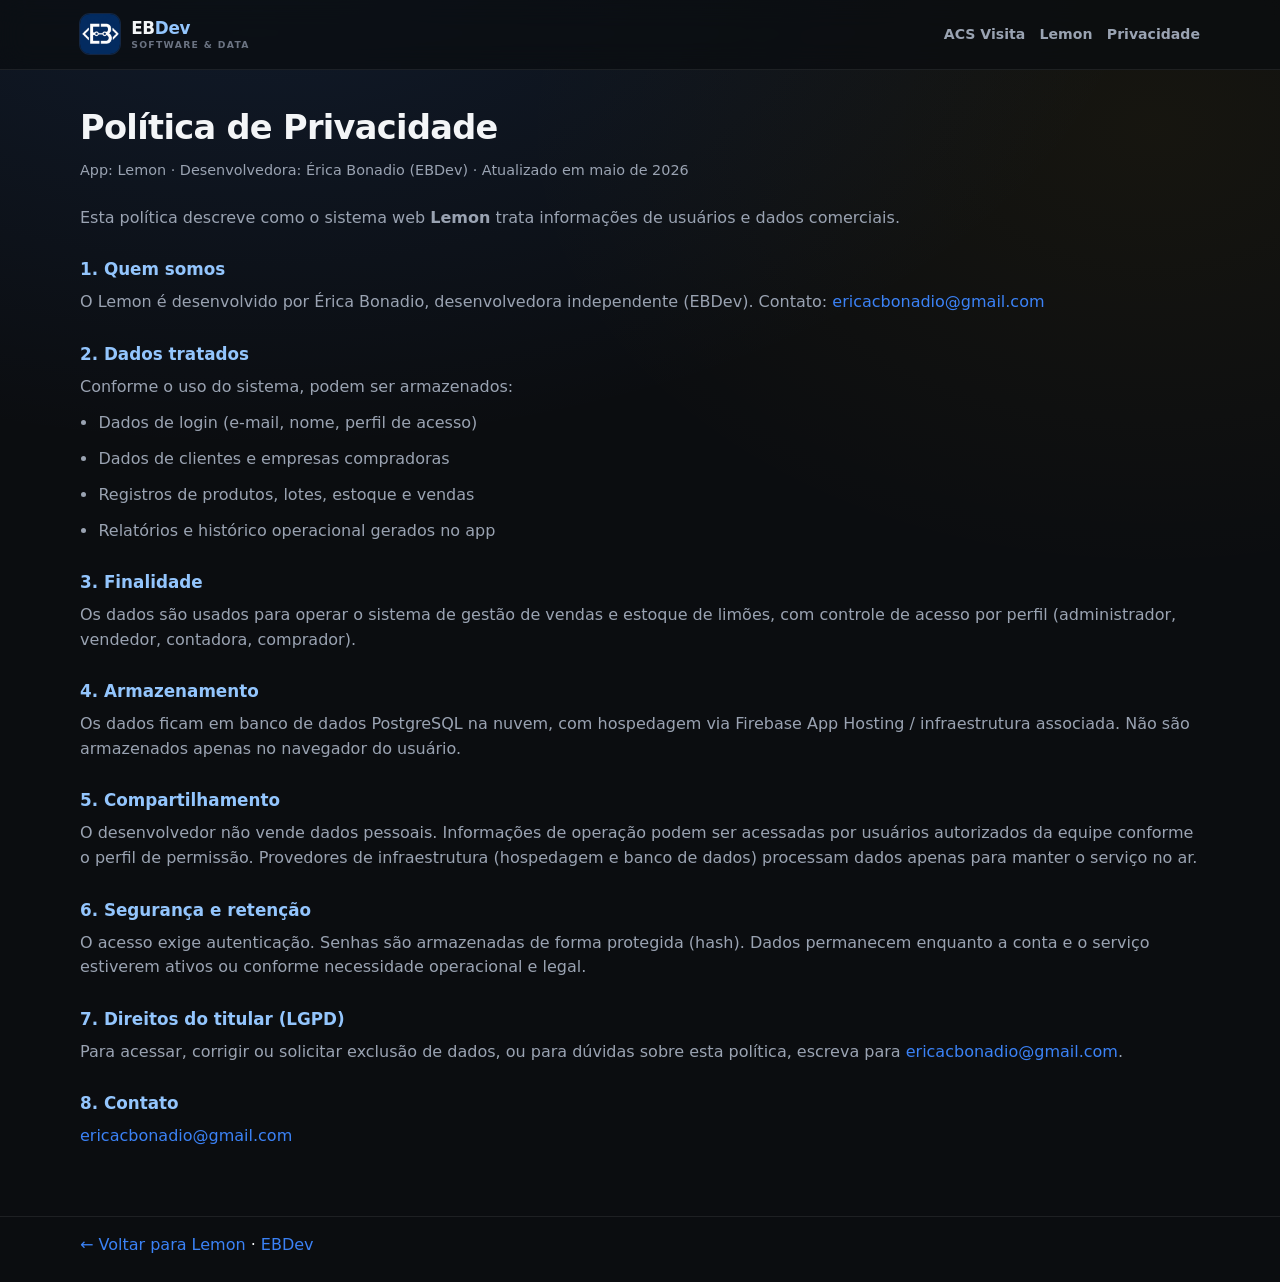
<file: lemon/politica-privacidade.html>
<!DOCTYPE html>
<html lang="pt-BR">
<head>
  <meta charset="UTF-8">
  <meta name="viewport" content="width=device-width, initial-scale=1.0">
  <meta name="description" content="Política de Privacidade do Lemon — EBDev.">
  <title>Política de Privacidade | Lemon</title>
  <link rel="icon" href="../assets/favicon.png" type="image/png">
  <link rel="stylesheet" href="../styles.css">
</head>
<body>
  <header class="site-header">
    <div class="container">
      <a href="../index.html" class="brand">
        <img src="../assets/logo-icon.png" alt="EBDev" width="40" height="40">
        <span class="brand-text">
          <span class="brand-word">EB<span>Dev</span></span>
          <span class="brand-tag">Software &amp; Data</span>
        </span>
      </a>
      <nav>
        <ul class="nav-links">
          <li><a href="../acs-visita/">ACS Visita</a></li>
          <li><a href="index.html">Lemon</a></li>
          <li><a href="politica-privacidade.html">Privacidade</a></li>
        </ul>
      </nav>
    </div>
  </header>

  <main class="container legal-page">
    <h1>Política de Privacidade</h1>
    <p class="updated">App: Lemon · Desenvolvedora: Érica Bonadio (EBDev) · Atualizado em maio de 2026</p>

    <p>
      Esta política descreve como o sistema web <strong>Lemon</strong> trata
      informações de usuários e dados comerciais.
    </p>

    <h2>1. Quem somos</h2>
    <p>
      O Lemon é desenvolvido por Érica Bonadio, desenvolvedora independente (EBDev).
      Contato:
      <a href="mailto:ericacbonadio@gmail.com">ericacbonadio@gmail.com</a>
    </p>

    <h2>2. Dados tratados</h2>
    <p>Conforme o uso do sistema, podem ser armazenados:</p>
    <ul>
      <li>Dados de login (e-mail, nome, perfil de acesso)</li>
      <li>Dados de clientes e empresas compradoras</li>
      <li>Registros de produtos, lotes, estoque e vendas</li>
      <li>Relatórios e histórico operacional gerados no app</li>
    </ul>

    <h2>3. Finalidade</h2>
    <p>
      Os dados são usados para operar o sistema de gestão de vendas e estoque de limões,
      com controle de acesso por perfil (administrador, vendedor, contadora, comprador).
    </p>

    <h2>4. Armazenamento</h2>
    <p>
      Os dados ficam em banco de dados PostgreSQL na nuvem, com hospedagem via
      Firebase App Hosting / infraestrutura associada. Não são armazenados apenas
      no navegador do usuário.
    </p>

    <h2>5. Compartilhamento</h2>
    <p>
      O desenvolvedor não vende dados pessoais. Informações de operação podem ser
      acessadas por usuários autorizados da equipe conforme o perfil de permissão.
      Provedores de infraestrutura (hospedagem e banco de dados) processam dados
      apenas para manter o serviço no ar.
    </p>

    <h2>6. Segurança e retenção</h2>
    <p>
      O acesso exige autenticação. Senhas são armazenadas de forma protegida (hash).
      Dados permanecem enquanto a conta e o serviço estiverem ativos ou conforme
      necessidade operacional e legal.
    </p>

    <h2>7. Direitos do titular (LGPD)</h2>
    <p>
      Para acessar, corrigir ou solicitar exclusão de dados, ou para dúvidas sobre
      esta política, escreva para
      <a href="mailto:ericacbonadio@gmail.com">ericacbonadio@gmail.com</a>.
    </p>

    <h2>8. Contato</h2>
    <p>
      <a href="mailto:ericacbonadio@gmail.com">ericacbonadio@gmail.com</a>
    </p>
  </main>

  <footer class="site-footer">
    <div class="container">
      <p><a href="index.html">← Voltar para Lemon</a> · <a href="../index.html">EBDev</a></p>
    </div>
  </footer>
</body>
</html>
</file>
<file: styles.css>
:root {
  --bg: #0b0d10;
  --surface: #14181f;
  --surface-2: #1a1f28;
  --border: rgba(255, 255, 255, 0.08);
  --border-strong: rgba(255, 255, 255, 0.14);
  --text: #f3f5f7;
  --text-muted: #9aa3b2;
  --text-dim: #6b7382;
  --blue: #3b82f6;
  --blue-soft: rgba(59, 130, 246, 0.14);
  --blue-glow: rgba(59, 130, 246, 0.35);
  --lemon: #eab308;
  --lemon-soft: rgba(234, 179, 8, 0.14);
  --font: "Segoe UI", system-ui, -apple-system, sans-serif;
  --mono: ui-monospace, "Cascadia Code", "SF Mono", Menlo, Consolas, monospace;
  --radius: 18px;
  --max: 1120px;
}

*,
*::before,
*::after {
  box-sizing: border-box;
  margin: 0;
  padding: 0;
}

html {
  scroll-behavior: smooth;
}

body {
  font-family: var(--font);
  background:
    radial-gradient(ellipse 70% 40% at 20% -5%, rgba(59, 130, 246, 0.12), transparent),
    radial-gradient(ellipse 50% 35% at 90% 10%, rgba(234, 179, 8, 0.05), transparent),
    var(--bg);
  color: var(--text);
  line-height: 1.55;
  min-height: 100vh;
}

a {
  color: var(--blue);
  text-decoration: none;
}

a:hover {
  text-decoration: underline;
}

img {
  max-width: 100%;
  display: block;
}

ul {
  list-style: none;
}

.container {
  width: min(100% - 2rem, var(--max));
  margin-inline: auto;
}

/* Header */
.site-header {
  position: sticky;
  top: 0;
  z-index: 50;
  backdrop-filter: blur(14px);
  background: rgba(11, 13, 16, 0.72);
  border-bottom: 1px solid var(--border);
}

.site-header .container {
  display: flex;
  align-items: center;
  justify-content: space-between;
  gap: 1rem;
  padding: 0.9rem 0;
}

.brand {
  display: inline-flex;
  align-items: center;
  gap: 0.7rem;
  color: var(--text);
  text-decoration: none;
}

.brand:hover {
  text-decoration: none;
  color: var(--text);
}

.brand img {
  height: 40px;
  width: 40px;
  border-radius: 10px;
  object-fit: cover;
  box-shadow: 0 0 0 1px rgba(59, 130, 246, 0.2);
}

.brand-text {
  display: flex;
  flex-direction: column;
  line-height: 1.05;
}

.brand-word {
  font-size: 1.05rem;
  font-weight: 800;
  letter-spacing: -0.02em;
}

.brand-word span {
  color: #93c5fd;
  font-weight: 700;
}

.brand-tag {
  font-size: 0.58rem;
  letter-spacing: 0.14em;
  text-transform: uppercase;
  color: var(--text-dim);
  font-weight: 600;
  margin-top: 0.15rem;
}

.contact-exec {
  font-family: var(--mono);
  font-size: 0.85rem;
  color: var(--text-muted);
  text-decoration: none;
}

.contact-exec:hover {
  color: var(--blue);
  text-decoration: none;
}

.nav-links {
  display: flex;
  flex-wrap: wrap;
  gap: 0.9rem;
  align-items: center;
}

.nav-links a {
  color: var(--text-muted);
  font-size: 0.88rem;
  font-weight: 600;
  text-decoration: none;
}

.nav-links a:hover {
  color: var(--text);
}

/* Home layout */
.home {
  padding: 1.5rem 0 2.5rem;
  display: grid;
  gap: 1rem;
}

.panel {
  background: var(--surface);
  border: 1px solid var(--border);
  border-radius: var(--radius);
  padding: 1.35rem;
}

.hero-grid {
  display: grid;
  gap: 1rem;
}

@media (min-width: 900px) {
  .hero-grid {
    grid-template-columns: 1.55fr 1fr;
    align-items: stretch;
  }
}

.hero-main {
  padding: 1.6rem 1.5rem 1.7rem;
}

.status-pill {
  display: inline-flex;
  align-items: center;
  gap: 0.45rem;
  padding: 0.35rem 0.75rem;
  border-radius: 999px;
  background: var(--blue-soft);
  color: #93c5fd;
  font-size: 0.72rem;
  font-weight: 700;
  letter-spacing: 0.06em;
  text-transform: uppercase;
  margin-bottom: 1.25rem;
}

.status-pill::before {
  content: "";
  width: 0.45rem;
  height: 0.45rem;
  border-radius: 50%;
  background: var(--blue);
  box-shadow: 0 0 10px var(--blue-glow);
}

.hero-title {
  font-size: clamp(2.2rem, 5vw, 3.4rem);
  line-height: 1.05;
  font-weight: 800;
  letter-spacing: -0.03em;
  margin-bottom: 0.35rem;
}

.hero-subtitle {
  font-size: clamp(1.35rem, 3vw, 2rem);
  line-height: 1.15;
  font-weight: 700;
  color: #a8b0be;
  letter-spacing: -0.02em;
  margin-bottom: 1.1rem;
}

.hero-lead {
  color: var(--text-muted);
  max-width: 48ch;
  font-size: 1rem;
}

.stack-panel {
  display: flex;
  flex-direction: column;
  gap: 1rem;
  min-height: 100%;
}

.stack-head {
  display: flex;
  justify-content: space-between;
  align-items: center;
  gap: 0.75rem;
}

.stack-head h2,
.section-label {
  font-size: 0.72rem;
  letter-spacing: 0.1em;
  text-transform: uppercase;
  color: var(--text-dim);
  font-weight: 700;
}

.stack-ver {
  font-family: var(--mono);
  font-size: 0.78rem;
  color: var(--blue);
}

.stack-list {
  display: grid;
  gap: 0.7rem;
}

.stack-item {
  display: flex;
  justify-content: space-between;
  gap: 0.75rem;
  align-items: center;
  padding: 0.75rem 0.85rem;
  border-radius: 12px;
  background: var(--surface-2);
  border: 1px solid var(--border);
}

.stack-item span {
  font-size: 0.92rem;
  font-weight: 600;
}

.stack-item em {
  font-style: normal;
  font-family: var(--mono);
  font-size: 0.75rem;
  color: #93c5fd;
}

.stack-visual {
  margin-top: auto;
  height: 88px;
  border-radius: 12px;
  border: 1px solid var(--border);
  background:
    linear-gradient(180deg, transparent 0%, rgba(11, 13, 16, 0.55) 100%),
    repeating-linear-gradient(
      90deg,
      transparent 0 18px,
      rgba(59, 130, 246, 0.18) 18px 19px
    ),
    repeating-linear-gradient(
      0deg,
      transparent 0 18px,
      rgba(59, 130, 246, 0.12) 18px 19px
    ),
    radial-gradient(circle at 50% 120%, rgba(59, 130, 246, 0.35), transparent 55%),
    #0a1018;
  overflow: hidden;
  position: relative;
}

.stack-visual::after {
  content: "";
  position: absolute;
  inset: auto 10% -20px 10%;
  height: 40px;
  background: radial-gradient(ellipse, rgba(59, 130, 246, 0.45), transparent 70%);
  filter: blur(8px);
}

/* Projects */
.projects-grid {
  display: grid;
  gap: 1rem;
}

@media (min-width: 860px) {
  .projects-grid {
    grid-template-columns: 1fr 1fr;
  }
}

.project-card {
  display: flex;
  flex-direction: column;
  gap: 0.85rem;
  min-height: 100%;
  padding: 1.25rem;
}

.project-top {
  display: flex;
  align-items: flex-start;
  gap: 0.85rem;
}

.project-logo {
  width: 48px;
  height: 48px;
  border-radius: 12px;
  object-fit: cover;
  flex-shrink: 0;
  box-shadow: 0 0 0 1px rgba(59, 130, 246, 0.25);
}

.project-icon {
  width: 44px;
  height: 44px;
  border-radius: 50%;
  display: grid;
  place-items: center;
  flex-shrink: 0;
  font-size: 1.2rem;
}

.project-icon--acs {
  background: var(--blue-soft);
  color: #93c5fd;
  box-shadow: 0 0 0 1px rgba(59, 130, 246, 0.25);
}

.project-icon--lemon {
  background: var(--lemon-soft);
  color: #facc15;
  box-shadow: 0 0 0 1px rgba(234, 179, 8, 0.28);
  border-radius: 12px;
}

.project-card h2 {
  font-size: 1.45rem;
  letter-spacing: -0.02em;
}

.project-meta {
  font-family: var(--mono);
  font-size: 0.78rem;
  margin-top: 0.15rem;
}

.project-meta--acs {
  color: #60a5fa;
}

.project-meta--lemon {
  color: #facc15;
}

.project-card p {
  color: var(--text-muted);
  font-size: 0.95rem;
}

.project-media {
  margin-top: auto;
  border-radius: 14px;
  border: 1px solid var(--border);
  background: #0c1118;
  min-height: 150px;
  padding: 1rem;
  display: grid;
  place-items: center;
  overflow: hidden;
}

.phones {
  display: flex;
  gap: 0.8rem;
  align-items: flex-end;
  justify-content: center;
}

.phone {
  width: 78px;
  height: 128px;
  border-radius: 14px;
  border: 1px solid rgba(96, 165, 250, 0.35);
  background: linear-gradient(160deg, #152033, #0b1220);
  box-shadow: 0 10px 30px rgba(0, 0, 0, 0.45), 0 0 20px rgba(59, 130, 246, 0.15);
  position: relative;
  padding: 12px 10px;
}

.phone:nth-child(2) {
  transform: translateY(-8px);
}

.phone::before {
  content: "";
  display: block;
  width: 28px;
  height: 4px;
  border-radius: 999px;
  background: rgba(255, 255, 255, 0.15);
  margin: 0 auto 14px;
}

.phone-dots {
  display: grid;
  grid-template-columns: 1fr 1fr;
  gap: 8px;
}

.phone-dots span {
  aspect-ratio: 1;
  border-radius: 8px;
  background: linear-gradient(145deg, #60a5fa, #2563eb);
  box-shadow: 0 0 14px rgba(59, 130, 246, 0.55);
}

.lemon-widgets {
  width: 100%;
  display: grid;
  grid-template-columns: 1.2fr 0.8fr 1fr;
  gap: 0.6rem;
}

.widget {
  background: #12171f;
  border: 1px solid var(--border);
  border-radius: 10px;
  padding: 0.65rem 0.7rem;
}

.widget strong {
  display: block;
  font-size: 0.68rem;
  color: var(--text-dim);
  text-transform: uppercase;
  letter-spacing: 0.04em;
  margin-bottom: 0.45rem;
}

.bar {
  height: 7px;
  border-radius: 999px;
  background: rgba(255, 255, 255, 0.08);
  overflow: hidden;
}

.bar > i {
  display: block;
  height: 100%;
  width: 76%;
  background: linear-gradient(90deg, #ca8a04, #facc15);
  border-radius: inherit;
}

.widget-value {
  font-family: var(--mono);
  font-size: 0.95rem;
  color: #fde68a;
  font-weight: 700;
}

.mini-bars {
  display: flex;
  align-items: flex-end;
  gap: 0.35rem;
  height: 38px;
}

.mini-bars span {
  flex: 1;
  border-radius: 3px 3px 0 0;
  background: #eab308;
  position: relative;
}

.mini-bars span:nth-child(1) { height: 35%; }
.mini-bars span:nth-child(2) { height: 78%; }
.mini-bars span:nth-child(3) { height: 100%; }

.mini-bars span::after {
  content: attr(data-label);
  position: absolute;
  bottom: -1.1rem;
  left: 50%;
  transform: translateX(-50%);
  font-size: 0.62rem;
  color: var(--text-dim);
  font-family: var(--mono);
}

.project-stats {
  display: flex;
  flex-wrap: wrap;
  gap: 0.5rem;
  margin-top: 0.25rem;
}

.stat-chip {
  font-family: var(--mono);
  font-size: 0.72rem;
  padding: 0.35rem 0.55rem;
  border-radius: 8px;
  border: 1px solid var(--border);
  color: var(--text-muted);
  background: rgba(255, 255, 255, 0.02);
}

.btn {
  display: inline-flex;
  align-items: center;
  justify-content: center;
  gap: 0.35rem;
  margin-top: 0.35rem;
  padding: 0.7rem 1.05rem;
  border-radius: 999px;
  font-size: 0.9rem;
  font-weight: 700;
  text-decoration: none;
  border: 1px solid transparent;
  transition: transform 0.15s ease, background 0.15s ease, border-color 0.15s ease;
}

.btn:hover {
  text-decoration: none;
  transform: translateY(-1px);
}

.btn-primary {
  background: var(--blue);
  color: #fff !important;
  box-shadow: 0 8px 24px var(--blue-glow);
}

.btn-primary:hover {
  background: #2563eb;
  color: #fff !important;
}

.btn-ghost {
  background: transparent;
  color: var(--text) !important;
  border-color: var(--border-strong);
}

.btn-ghost:hover {
  border-color: rgba(255, 255, 255, 0.28);
  color: var(--text) !important;
}

.btn-lemon {
  background: linear-gradient(135deg, #a16207, #eab308);
  color: #111 !important;
  box-shadow: 0 8px 24px rgba(234, 179, 8, 0.28);
}

.btn-lemon:hover {
  background: linear-gradient(135deg, #ca8a04, #facc15);
  color: #111 !important;
}

/* Bottom grid */
.bottom-grid {
  display: grid;
  gap: 1rem;
}

@media (min-width: 860px) {
  .bottom-grid {
    grid-template-columns: 1.1fr 1fr;
  }
}

.legal-panel .section-label {
  margin-bottom: 1rem;
}

.legal-block + .legal-block {
  margin-top: 1rem;
  padding-top: 1rem;
  border-top: 1px solid var(--border);
}

.legal-block h3 {
  font-size: 0.82rem;
  letter-spacing: 0.06em;
  text-transform: uppercase;
  margin-bottom: 0.55rem;
}

.legal-block--acs h3 {
  color: #60a5fa;
}

.legal-block--lemon h3 {
  color: #eab308;
}

.legal-block a {
  display: inline-flex;
  align-items: center;
  gap: 0.4rem;
  color: var(--text);
  font-weight: 600;
  font-size: 0.92rem;
  text-decoration: none;
  margin-bottom: 0.35rem;
}

.legal-block a:hover {
  color: var(--blue);
}

.legal-block--lemon a:hover {
  color: #facc15;
}

.cta-panel {
  display: flex;
  flex-direction: column;
  justify-content: center;
  gap: 0.85rem;
  text-align: center;
  padding: 1.6rem 1.4rem;
}

.cta-panel h2 {
  font-size: clamp(1.35rem, 3vw, 1.75rem);
  letter-spacing: -0.02em;
}

.cta-panel p {
  color: var(--text-muted);
}

.site-footer {
  border-top: 1px solid var(--border);
  padding: 1rem 0 1.5rem;
  margin-top: 0.5rem;
}

.footer-row {
  display: flex;
  flex-wrap: wrap;
  justify-content: space-between;
  gap: 0.6rem 1.2rem;
  font-family: var(--mono);
  font-size: 0.72rem;
  color: var(--text-dim);
  letter-spacing: 0.04em;
}

.footer-meta {
  display: flex;
  flex-wrap: wrap;
  gap: 0.75rem;
}

/* Inner / legal pages (ACS, Lemon) */
.legal-page {
  padding: 2rem 0 3rem;
}

.app-page-head {
  display: flex;
  align-items: flex-start;
  gap: 1rem;
  margin-bottom: 0.5rem;
}

.app-page-logo {
  width: 64px;
  height: 64px;
  border-radius: 14px;
  object-fit: cover;
  flex-shrink: 0;
  box-shadow: 0 0 0 1px var(--border-strong);
}

.app-page-head .badge {
  margin-bottom: 0.45rem;
}

.app-page-head .updated {
  margin-bottom: 0;
}

.legal-page h1 {
  font-size: clamp(1.6rem, 4vw, 2.1rem);
  margin-bottom: 0.35rem;
  letter-spacing: -0.02em;
}

.legal-page .updated {
  color: var(--text-muted);
  font-size: 0.9rem;
  margin-bottom: 1.5rem;
}

.legal-page h2 {
  font-size: 1.05rem;
  margin: 1.6rem 0 0.5rem;
  color: #93c5fd;
}

.legal-page p,
.legal-page li {
  color: var(--text-muted);
  margin-bottom: 0.7rem;
}

.legal-page ul {
  margin: 0 0 0.75rem 1.15rem;
  list-style: disc;
}

.badge {
  display: inline-block;
  background: var(--blue-soft);
  color: #93c5fd;
  font-size: 0.72rem;
  font-weight: 700;
  text-transform: uppercase;
  letter-spacing: 0.06em;
  padding: 0.28rem 0.65rem;
  border-radius: 999px;
  margin-bottom: 0.9rem;
  border: 1px solid rgba(59, 130, 246, 0.25);
}

.badge--lemon {
  background: var(--lemon-soft);
  color: #fde68a;
  border-color: rgba(234, 179, 8, 0.3);
}

.notice {
  background: rgba(59, 130, 246, 0.08);
  border-left: 4px solid var(--blue);
  padding: 1rem 1.1rem;
  border-radius: 0 10px 10px 0;
  margin: 1.25rem 0;
  font-size: 0.95rem;
  color: var(--text-muted);
  border-top: 1px solid var(--border);
  border-right: 1px solid var(--border);
  border-bottom: 1px solid var(--border);
}

.sr-only {
  position: absolute;
  width: 1px;
  height: 1px;
  padding: 0;
  margin: -1px;
  overflow: hidden;
  clip: rect(0, 0, 0, 0);
  white-space: nowrap;
  border: 0;
}

@media (max-width: 640px) {
  .brand-tag {
    display: none;
  }

  .lemon-widgets {
    grid-template-columns: 1fr;
  }

  .mini-bars {
    margin-bottom: 0.9rem;
  }

  .hero-main,
  .panel {
    padding: 1.15rem;
  }
}
</file>
